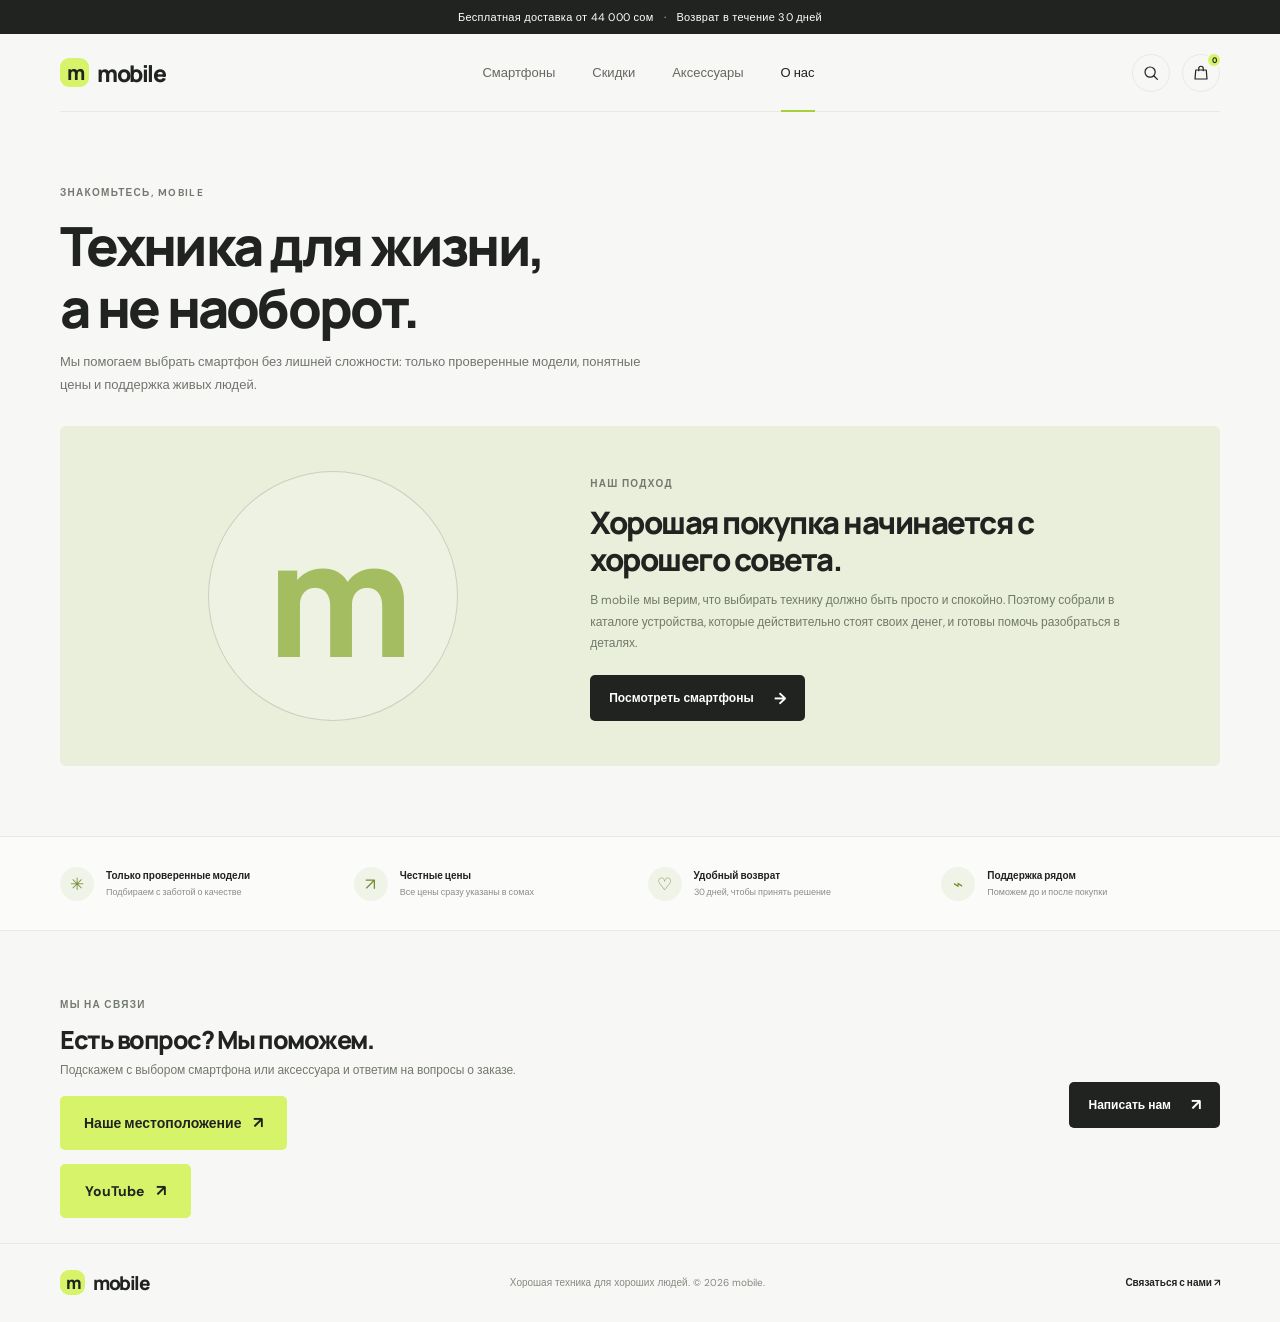
<file: about.html>
<!DOCTYPE html>
<html lang="ru">
<head>
    <meta charset="UTF-8">
    <meta name="viewport" content="width=device-width, initial-scale=1.0">
    <meta name="theme-color" content="#f7f8fa">
    <meta name="description" content="Узнайте больше о магазине mobile: честные цены, помощь с выбором и удобный сервис.">
    <title>О нас — mobile</title>
    <link rel="preconnect" href="https://fonts.googleapis.com">
    <link rel="preconnect" href="https://fonts.gstatic.com" crossorigin>
    <link href="https://fonts.googleapis.com/css2?family=DM+Sans:wght@400;500;600;700&family=Manrope:wght@500;600;700;800&display=swap" rel="stylesheet">
    <link rel="stylesheet" href="style.css">
</head>
<body>
    <header class="site-header">
        <div class="topbar"><p>Бесплатная доставка от 44 000 сом <span>·</span> Возврат в течение 30 дней</p></div>
        <div class="nav-wrap container">
            <a class="brand" href="index.html" aria-label="mobile — главная"><span class="brand-mark">m</span> mobile</a>
            <nav class="main-nav" aria-label="Главная навигация">
                <a href="smartphones.html">Смартфоны</a>
                <a href="deals.html">Скидки</a>
                <a href="accessories.html">Аксессуары</a>
                <a class="active" href="about.html">О нас</a>
            </nav>
            <div class="nav-actions">
                <button class="icon-button search-button" aria-label="Поиск"><svg viewBox="0 0 24 24" aria-hidden="true"><circle cx="10.8" cy="10.8" r="6.8"></circle><path d="m16 16 4.5 4.5"></path></svg></button>
                <button class="icon-button bag-button" aria-label="Корзина, товаров: 0"><svg viewBox="0 0 24 24" aria-hidden="true"><path d="M5 8h14l1 12H4L5 8Z"></path><path d="M9 9V6a3 3 0 0 1 6 0v3"></path></svg><span class="bag-count">0</span></button>
                <button class="menu-button" aria-label="Открыть меню" aria-expanded="false"><span></span><span></span></button>
            </div>
        </div>
    </header>
    <main>
        <section class="page-intro container">
            <span class="eyebrow">ЗНАКОМЬТЕСЬ, MOBILE</span>
            <h1>Техника для жизни,<br>а не наоборот.</h1>
            <p>Мы помогаем выбрать смартфон без лишней сложности: только проверенные модели, понятные цены и поддержка живых людей.</p>
        </section>
        <section class="about-panel container">
            <div class="about-mark" aria-hidden="true">m</div>
            <div class="about-copy">
                <span class="eyebrow">НАШ ПОДХОД</span>
                <h2>Хорошая покупка начинается с хорошего совета.</h2>
                <p>В mobile мы верим, что выбирать технику должно быть просто и спокойно. Поэтому собрали в каталоге устройства, которые действительно стоят своих денег, и готовы помочь разобраться в деталях.</p>
                <a class="button button-dark" href="smartphones.html">Посмотреть смартфоны <span aria-hidden="true">→</span></a>
            </div>
        </section>
        <section class="trust-strip about-benefits" aria-label="Наши принципы">
            <div class="container trust-items">
                <div><span class="trust-icon">✳</span><p><strong>Только проверенные модели</strong><small>Подбираем с заботой о качестве</small></p></div>
                <div><span class="trust-icon">↗</span><p><strong>Честные цены</strong><small>Все цены сразу указаны в сомах</small></p></div>
                <div><span class="trust-icon">♡</span><p><strong>Удобный возврат</strong><small>30 дней, чтобы принять решение</small></p></div>
                <div><span class="trust-icon">⌁</span><p><strong>Поддержка рядом</strong><small>Поможем до и после покупки</small></p></div>
            </div>
        </section>
        <section class="about-contact container">
            <div><span class="eyebrow">МЫ НА СВЯЗИ</span><h2>Есть вопрос? Мы поможем.</h2><p>Подскажем с выбором смартфона или аксессуара и ответим на вопросы о заказе.</p><a class="button button-dark location-link" href="https://maps.app.goo.gl/aehx6Tz84Y4CwXYD9" target="_blank" rel="noopener noreferrer">Наше местоположение <span aria-hidden="true">↗</span></a><a class="button social-link" href="http://www.youtube.com/@TomsJazzLounge" target="_blank" rel="noopener noreferrer">YouTube <span aria-hidden="true">↗</span></a></div>
            <a class="button button-dark" href="mailto:hello@mobile.example">Написать нам <span aria-hidden="true">↗</span></a>
        </section>
    </main>
    <footer><div class="container footer-inner"><a class="brand" href="index.html"><span class="brand-mark">m</span> mobile</a><p>Хорошая техника для хороших людей. © 2026 mobile.</p><a href="mailto:hello@mobile.example">Связаться с нами ↗</a></div></footer>
    <script src="script.js" defer></script>
</body>
</html>
</file>
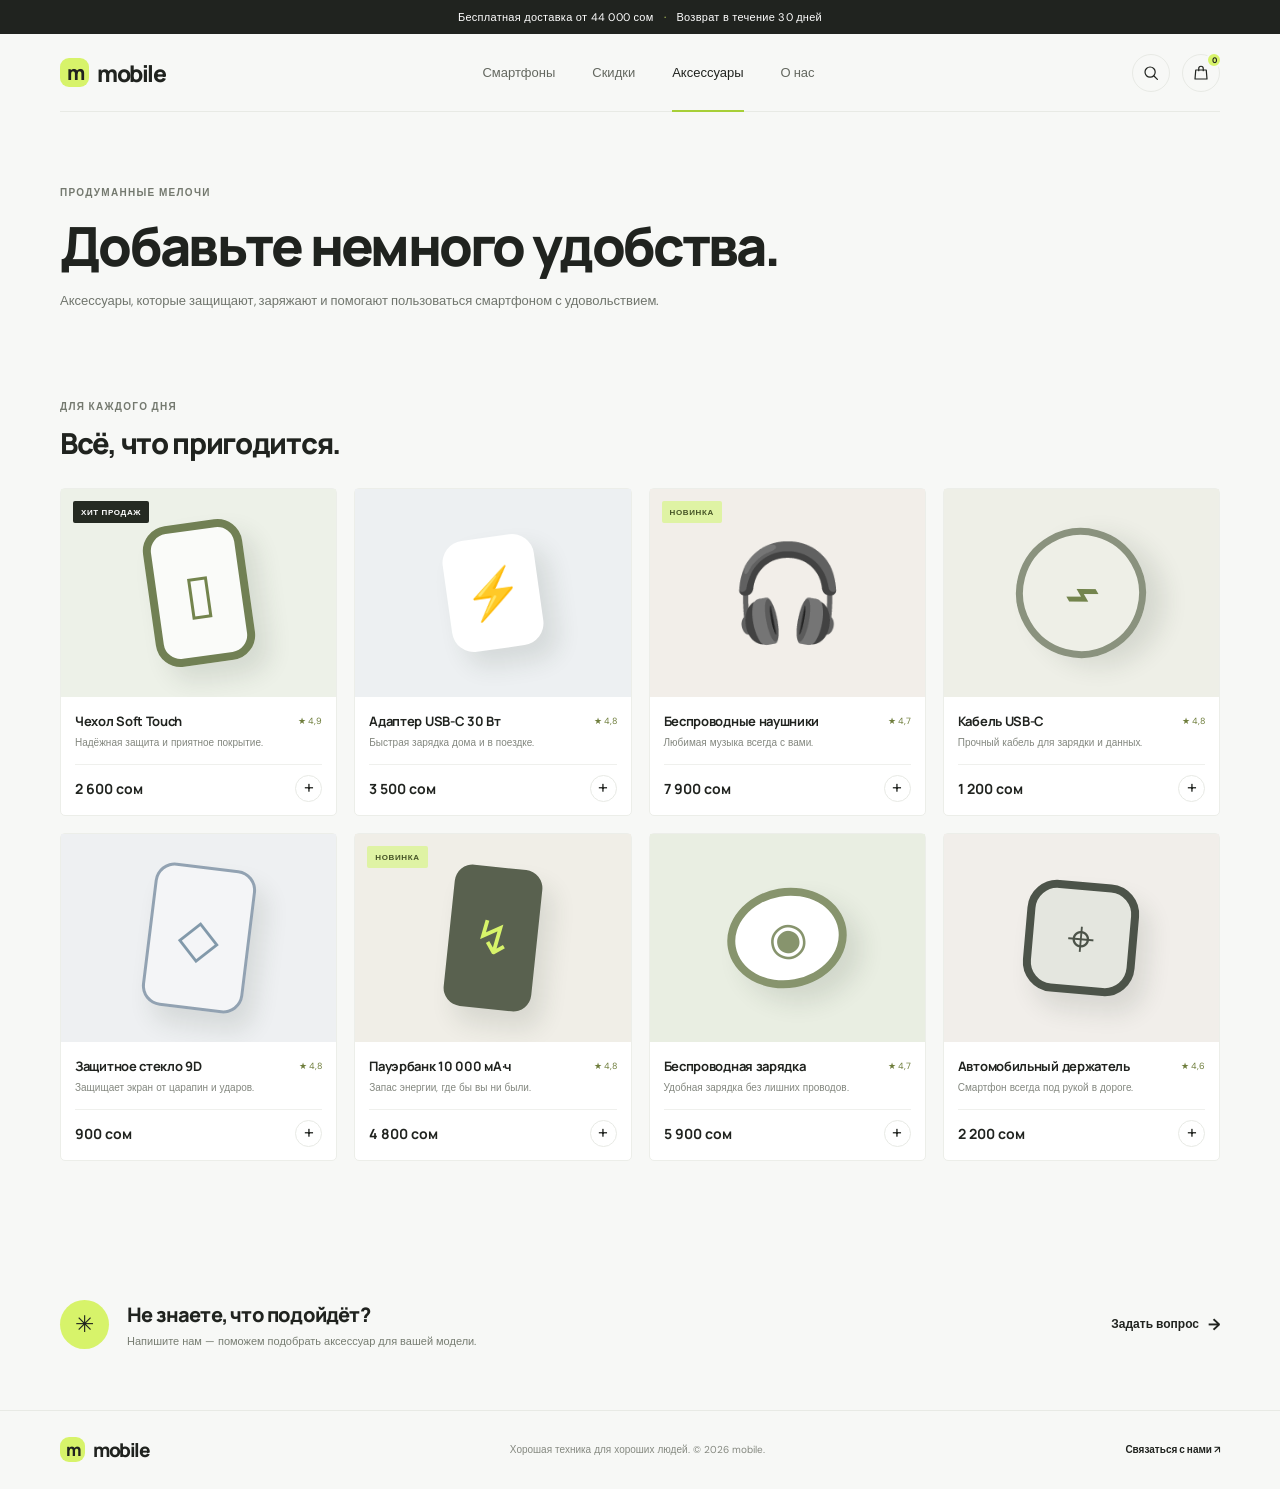
<file: accessories.html>
<!DOCTYPE html>
<html lang="ru">
<head>
    <meta charset="UTF-8">
    <meta name="viewport" content="width=device-width, initial-scale=1.0">
    <meta name="theme-color" content="#f7f8fa">
    <meta name="description" content="Чехлы, зарядные устройства и аксессуары для смартфонов в mobile.">
    <title>Аксессуары — mobile</title>
    <link rel="preconnect" href="https://fonts.googleapis.com">
    <link rel="preconnect" href="https://fonts.gstatic.com" crossorigin>
    <link href="https://fonts.googleapis.com/css2?family=DM+Sans:wght@400;500;600;700&family=Manrope:wght@500;600;700;800&display=swap" rel="stylesheet">
    <link rel="stylesheet" href="style.css">
</head>
<body>
    <header class="site-header">
        <div class="topbar"><p>Бесплатная доставка от 44 000 сом <span>·</span> Возврат в течение 30 дней</p></div>
        <div class="nav-wrap container">
            <a class="brand" href="index.html" aria-label="mobile — главная"><span class="brand-mark">m</span> mobile</a>
            <nav class="main-nav" aria-label="Главная навигация">
                <a href="smartphones.html">Смартфоны</a>
                <a href="deals.html">Скидки</a>
                <a class="active" href="accessories.html">Аксессуары</a>
                <a href="about.html">О нас</a>
            </nav>
            <div class="nav-actions">
                <button class="icon-button search-button" aria-label="Поиск"><svg viewBox="0 0 24 24" aria-hidden="true"><circle cx="10.8" cy="10.8" r="6.8"></circle><path d="m16 16 4.5 4.5"></path></svg></button>
                <button class="icon-button bag-button" aria-label="Корзина, товаров: 0"><svg viewBox="0 0 24 24" aria-hidden="true"><path d="M5 8h14l1 12H4L5 8Z"></path><path d="M9 9V6a3 3 0 0 1 6 0v3"></path></svg><span class="bag-count">0</span></button>
                <button class="menu-button" aria-label="Открыть меню" aria-expanded="false"><span></span><span></span></button>
            </div>
        </div>
    </header>
    <main>
        <section class="page-intro container">
            <span class="eyebrow">ПРОДУМАННЫЕ МЕЛОЧИ</span>
            <h1>Добавьте немного удобства.</h1>
            <p>Аксессуары, которые защищают, заряжают и помогают пользоваться смартфоном с удовольствием.</p>
        </section>
        <section class="products-section container">
            <div class="section-heading"><div><span class="eyebrow">ДЛЯ КАЖДОГО ДНЯ</span><h2>Всё, что пригодится.</h2></div></div>
            <div class="product-grid">
                <article class="product-card">
                    <div class="product-image accessory-image accessory-case"><span class="accessory-visual" aria-hidden="true">▯</span><span class="product-badge">ХИТ ПРОДАЖ</span></div>
                    <div class="product-info"><div class="product-title"><h3>Чехол Soft Touch</h3><span class="rating">★ 4,9</span></div><p>Надёжная защита и приятное покрытие.</p><div class="product-bottom"><strong>2 600 сом</strong><button class="add-to-cart" type="button" data-product-id="case-soft-touch" data-product-name="Чехол Soft Touch" data-price="2600" aria-label="Добавить чехол Soft Touch в корзину">↗</button></div></div>
                </article>
                <article class="product-card">
                    <div class="product-image accessory-image accessory-charger"><span class="accessory-visual" aria-hidden="true">⚡</span></div>
                    <div class="product-info"><div class="product-title"><h3>Адаптер USB-C 30 Вт</h3><span class="rating">★ 4,8</span></div><p>Быстрая зарядка дома и в поездке.</p><div class="product-bottom"><strong>3 500 сом</strong><button class="add-to-cart" type="button" data-product-id="usb-c-adapter-30w" data-product-name="Адаптер USB-C 30 Вт" data-price="3500" aria-label="Добавить адаптер в корзину">↗</button></div></div>
                </article>
                <article class="product-card">
                    <div class="product-image accessory-image accessory-audio"><span class="accessory-visual" aria-hidden="true">🎧</span><span class="product-badge badge-new">НОВИНКА</span></div>
                    <div class="product-info"><div class="product-title"><h3>Беспроводные наушники</h3><span class="rating">★ 4,7</span></div><p>Любимая музыка всегда с вами.</p><div class="product-bottom"><strong>7 900 сом</strong><button class="add-to-cart" type="button" data-product-id="wireless-earbuds" data-product-name="Беспроводные наушники" data-price="7900" aria-label="Добавить наушники в корзину">↗</button></div></div>
                </article>
                <article class="product-card">
                    <div class="product-image accessory-image accessory-cable"><span class="accessory-visual" aria-hidden="true">⌁</span></div>
                    <div class="product-info"><div class="product-title"><h3>Кабель USB-C</h3><span class="rating">★ 4,8</span></div><p>Прочный кабель для зарядки и данных.</p><div class="product-bottom"><strong>1 200 сом</strong><button class="add-to-cart" type="button" data-product-id="usb-c-cable" data-product-name="Кабель USB-C" data-price="1200" aria-label="Добавить кабель в корзину">↗</button></div></div>
                </article>
                <article class="product-card">
                    <div class="product-image accessory-image accessory-glass"><span class="accessory-visual" aria-hidden="true">◇</span></div>
                    <div class="product-info"><div class="product-title"><h3>Защитное стекло 9D</h3><span class="rating">★ 4,8</span></div><p>Защищает экран от царапин и ударов.</p><div class="product-bottom"><strong>900 сом</strong><button class="add-to-cart" type="button" data-product-id="screen-glass-9d" data-product-name="Защитное стекло 9D" data-price="900" aria-label="Добавить защитное стекло в корзину">↗</button></div></div>
                </article>
                <article class="product-card">
                    <div class="product-image accessory-image accessory-powerbank"><span class="accessory-visual" aria-hidden="true">↯</span><span class="product-badge badge-new">НОВИНКА</span></div>
                    <div class="product-info"><div class="product-title"><h3>Пауэрбанк 10 000 мА·ч</h3><span class="rating">★ 4,8</span></div><p>Запас энергии, где бы вы ни были.</p><div class="product-bottom"><strong>4 800 сом</strong><button class="add-to-cart" type="button" data-product-id="powerbank-10000" data-product-name="Пауэрбанк 10 000 мА·ч" data-price="4800" aria-label="Добавить пауэрбанк в корзину">↗</button></div></div>
                </article>
                <article class="product-card">
                    <div class="product-image accessory-image accessory-stand"><span class="accessory-visual" aria-hidden="true">◉</span></div>
                    <div class="product-info"><div class="product-title"><h3>Беспроводная зарядка</h3><span class="rating">★ 4,7</span></div><p>Удобная зарядка без лишних проводов.</p><div class="product-bottom"><strong>5 900 сом</strong><button class="add-to-cart" type="button" data-product-id="wireless-charger" data-product-name="Беспроводная зарядка" data-price="5900" aria-label="Добавить беспроводную зарядку в корзину">↗</button></div></div>
                </article>
                <article class="product-card">
                    <div class="product-image accessory-image accessory-holder"><span class="accessory-visual" aria-hidden="true">⌖</span></div>
                    <div class="product-info"><div class="product-title"><h3>Автомобильный держатель</h3><span class="rating">★ 4,6</span></div><p>Смартфон всегда под рукой в дороге.</p><div class="product-bottom"><strong>2 200 сом</strong><button class="add-to-cart" type="button" data-product-id="car-holder" data-product-name="Автомобильный держатель" data-price="2200" aria-label="Добавить держатель в корзину">↗</button></div></div>
                </article>
            </div>
        </section>
        <section class="bottom-note container">
            <span class="bottom-icon">✳</span>
            <div><h2>Не знаете, что подойдёт?</h2><p>Напишите нам — поможем подобрать аксессуар для вашей модели.</p></div>
            <a class="text-link" href="mailto:hello@mobile.example">Задать вопрос <span aria-hidden="true">→</span></a>
        </section>
    </main>
    <footer><div class="container footer-inner"><a class="brand" href="index.html"><span class="brand-mark">m</span> mobile</a><p>Хорошая техника для хороших людей. © 2026 mobile.</p><a href="mailto:hello@mobile.example">Связаться с нами ↗</a></div></footer>
    <script src="script.js" defer></script>
</body>
</html>
</file>
<file: style.css>
* {
    box-sizing: border-box;
}

.cart-overlay[hidden],
.search-overlay[hidden],
.cart-toast[hidden] {
    display: none;
}

.search-overlay {
    position: fixed;
    z-index: 22;
    inset: 0;
    display: flex;
    justify-content: center;
    overflow-y: auto;
    padding: 6vh 18px;
    background: rgba(25, 29, 24, .48);
}

.search-panel {
    width: min(660px, 100%);
    max-height: 88vh;
    overflow-y: auto;
    padding: 24px;
    border-radius: 6px;
    background: #fff;
    box-shadow: 0 18px 48px rgba(27, 35, 25, .2);
}

.search-header {
    display: flex;
    align-items: center;
    justify-content: space-between;
    margin-bottom: 20px;
}

.search-header h2 {
    margin: 0;
    font-family: var(--display);
    font-size: 23px;
}

.search-label {
    display: block;
    margin-bottom: 7px;
    color: var(--muted);
    font-size: 11px;
}

.search-input {
    width: 100%;
    min-height: 46px;
    padding: 0 13px;
    border: 1px solid var(--line);
    border-radius: 4px;
    color: var(--ink);
    font: inherit;
}

.search-input:focus {
    border-color: var(--ink);
    outline: 2px solid rgba(32, 35, 31, .12);
}

.search-status {
    margin: 15px 0 8px;
    color: var(--muted);
    font-size: 11px;
}

.search-warning {
    display: block;
    margin-bottom: 9px;
    color: #9b4c20;
    font-size: 11px;
}

.search-result {
    display: flex;
    align-items: center;
    justify-content: space-between;
    gap: 16px;
    padding: 13px 0;
    border-top: 1px solid var(--line);
}

.search-result > span {
    display: grid;
    gap: 4px;
}

.search-result strong {
    font-size: 12px;
}

.search-result small {
    color: var(--muted);
    font-size: 10px;
}

.search-result-price {
    white-space: nowrap;
}

.search-result:hover > span > strong {
    text-decoration: underline;
}

.cart-overlay {
    position: fixed;
    z-index: 20;
    inset: 0;
    display: flex;
    justify-content: flex-end;
    background: rgba(25, 29, 24, .38);
}

.cart-panel {
    display: flex;
    width: min(440px, 100%);
    height: 100%;
    flex-direction: column;
    padding: 25px;
    background: #fff;
    box-shadow: -12px 0 40px rgba(27, 35, 25, .14);
}

.cart-header {
    display: flex;
    align-items: flex-start;
    justify-content: space-between;
    padding-bottom: 20px;
    border-bottom: 1px solid var(--line);
}

.cart-header h2 {
    margin: 0;
    font-family: var(--display);
    font-size: 23px;
    letter-spacing: -.8px;
}

.cart-header p {
    margin: 5px 0 0;
    color: var(--muted);
    font-size: 11px;
}

.cart-close,
.cart-remove,
.cart-quantity-button {
    display: grid;
    place-items: center;
    border: 1px solid var(--line);
    background: #fff;
    cursor: pointer;
}

.cart-close {
    width: 34px;
    height: 34px;
    border-radius: 50%;
    font-size: 21px;
}

.cart-items {
    flex: 1;
    overflow-y: auto;
}

.cart-empty {
    display: grid;
    min-height: 180px;
    place-content: center;
    gap: 8px;
    color: var(--muted);
    text-align: center;
}

.cart-empty strong {
    color: var(--ink);
    font-family: var(--display);
    font-size: 16px;
}

.cart-item {
    display: grid;
    grid-template-columns: minmax(0, 1fr) auto;
    gap: 12px;
    padding: 17px 0;
    border-bottom: 1px solid var(--line);
}

.cart-item h3 {
    margin: 0 0 6px;
    font-family: var(--display);
    font-size: 13px;
}

.cart-item-price {
    color: #777d72;
    font-size: 11px;
}

.cart-item-controls {
    display: flex;
    align-items: center;
    gap: 7px;
    margin-top: 11px;
}

.cart-quantity-button {
    width: 26px;
    height: 26px;
    border-radius: 50%;
}

.cart-quantity {
    min-width: 20px;
    text-align: center;
    font-size: 12px;
}

.cart-remove {
    width: 29px;
    height: 29px;
    align-self: center;
    border: 0;
    color: #8a8e87;
    font-size: 16px;
}

.cart-footer {
    padding-top: 18px;
    border-top: 1px solid var(--line);
}

.cart-total-row {
    display: flex;
    align-items: center;
    justify-content: space-between;
    margin-bottom: 8px;
    font-size: 13px;
}

.cart-total {
    font-family: var(--display);
    font-size: 19px;
    font-weight: 800;
}

.cart-note {
    margin: 0 0 15px;
    color: var(--muted);
    font-size: 10px;
}

.cart-clear,
.cart-continue {
    width: 100%;
    min-height: 42px;
    border-radius: 4px;
    font-size: 11px;
    font-weight: 700;
    cursor: pointer;
}

.cart-clear {
    border: 0;
    background: var(--ink);
    color: #fff;
}

.cart-continue {
    margin-top: 8px;
    border: 1px solid var(--line);
    background: #fff;
}

.cart-toast {
    position: fixed;
    z-index: 30;
    right: 24px;
    bottom: 24px;
    padding: 13px 18px;
    border-radius: 5px;
    background: var(--ink);
    box-shadow: 0 8px 25px rgba(20, 25, 19, .2);
    color: #fff;
    font-size: 12px;
}

body.cart-open {
    overflow: hidden;
}

body.search-open {
    overflow: hidden;
}

@media (max-width: 600px) {
    .cart-panel {
        padding: 20px 18px;
    }

    .search-overlay {
        padding: 18px;
    }

    .search-panel {
        max-height: 100%;
        padding: 20px 18px;
    }

    .cart-toast {
        right: 18px;
        bottom: 18px;
        left: 18px;
        text-align: center;
    }
}

:root {
    --ink: #20231f;
    --muted: #777b75;
    --paper: #f7f8f6;
    --lime: #d7f36a;
    --line: #e8eae5;
    --display: "Manrope", sans-serif;
}

html {
    scroll-behavior: smooth;
}

body {
    margin: 0;
    background: var(--paper);
    color: var(--ink);
    font-family: "DM Sans", sans-serif;
    -webkit-font-smoothing: antialiased;
}

a {
    color: inherit;
    text-decoration: none;
}

button {
    color: inherit;
    font: inherit;
}

.container {
    width: min(1160px, calc(100% - 64px));
    margin: 0 auto;
}

.topbar {
    display: flex;
    min-height: 34px;
    align-items: center;
    justify-content: center;
    background: var(--ink);
    color: #fff;
    font-size: 11px;
    letter-spacing: .025em;
}

.topbar p {
    margin: 0;
}

.topbar span {
    padding: 0 7px;
    color: var(--lime);
}

.site-header {
    position: relative;
    z-index: 3;
    background: var(--paper);
}

.nav-wrap {
    display: flex;
    height: 78px;
    align-items: center;
    justify-content: space-between;
    border-bottom: 1px solid var(--line);
}

.brand {
    display: inline-flex;
    align-items: center;
    gap: 8px;
    font-family: var(--display);
    font-size: 23px;
    font-weight: 800;
    letter-spacing: -1.5px;
}

.brand-mark {
    display: grid;
    width: 29px;
    height: 29px;
    place-items: center;
    border-radius: 9px;
    background: var(--lime);
    font-size: 20px;
    letter-spacing: -2px;
}

.brand-period {
    margin-left: -8px;
    color: #9dc531;
}

.main-nav {
    display: flex;
    height: 100%;
    align-items: center;
    gap: 37px;
    color: #646860;
    font-size: 13px;
}

.main-nav a {
    position: relative;
    display: flex;
    height: 100%;
    align-items: center;
    transition: color .2s ease;
}

.main-nav a:hover,
.main-nav a.active {
    color: var(--ink);
}

.main-nav a.active::after {
    position: absolute;
    right: 0;
    bottom: -1px;
    left: 0;
    height: 2px;
    background: #a7cf37;
    content: "";
}

.nav-actions {
    display: flex;
    align-items: center;
    gap: 12px;
}

.icon-button,
.menu-button {
    position: relative;
    display: grid;
    width: 38px;
    height: 38px;
    place-items: center;
    border: 1px solid var(--line);
    border-radius: 50%;
    background: transparent;
    cursor: pointer;
}

.icon-button svg {
    width: 18px;
    fill: none;
    stroke: currentColor;
    stroke-linecap: round;
    stroke-linejoin: round;
    stroke-width: 1.6;
}

.bag-count {
    position: absolute;
    top: -3px;
    right: -3px;
    display: grid;
    width: 16px;
    height: 16px;
    place-items: center;
    border: 2px solid var(--paper);
    border-radius: 50%;
    background: var(--lime);
    font-size: 8px;
    font-weight: 700;
}

.menu-button {
    display: none;
    align-content: center;
    gap: 4px;
    padding: 10px;
}

.menu-button span {
    width: 15px;
    height: 1px;
    background: var(--ink);
}

.hero {
    display: grid;
    min-height: 482px;
    grid-template-columns: 1fr 1.02fr;
    align-items: center;
    gap: 46px;
    padding-top: 26px;
    padding-bottom: 38px;
}

.hero-copy {
    padding: 18px 0 12px 17px;
}

.eyebrow {
    display: inline-flex;
    align-items: center;
    gap: 8px;
    color: #74796f;
    font-size: 10px;
    font-weight: 700;
    letter-spacing: .13em;
}

.eyebrow-dot {
    width: 7px;
    height: 7px;
    border-radius: 50%;
    background: #a7cf37;
    box-shadow: 0 0 0 4px #ebf3d9;
}

h1,
h2,
h3,
p {
    margin-top: 0;
}

.hero h1 {
    margin: 22px 0 15px;
    font-family: var(--display);
    font-size: clamp(42px, 5vw, 61px);
    font-weight: 800;
    letter-spacing: -3.8px;
    line-height: 1.12;
}

.hero h1 span {
    color: #979d90;
}

.hero-copy > p {
    max-width: 410px;
    margin-bottom: 25px;
    color: #70756d;
    font-size: 14px;
    line-height: 1.8;
}

.hero-actions {
    display: flex;
    align-items: center;
    gap: 24px;
}

.button {
    display: inline-flex;
    min-height: 46px;
    align-items: center;
    justify-content: center;
    gap: 20px;
    padding: 0 19px;
    border-radius: 5px;
    font-size: 12px;
    font-weight: 700;
    transition: transform .2s ease, background .2s ease;
}

.button:hover {
    transform: translateY(-2px);
}

.button-dark {
    background: var(--ink);
    color: #fff;
}

.button-dark:hover {
    background: #383d35;
}

.button span,
.text-link span {
    font-size: 16px;
}

.text-link {
    display: inline-flex;
    align-items: center;
    gap: 9px;
    font-size: 12px;
    font-weight: 700;
}

.text-link:hover span {
    transform: translateX(3px);
}

.text-link span {
    transition: transform .2s ease;
}

.hero-note {
    display: flex;
    align-items: center;
    gap: 11px;
    margin-top: 40px;
}

.avatar-stack {
    display: flex;
    padding-left: 2px;
}

.avatar-stack span,
.avatar-stack b {
    display: grid;
    width: 25px;
    height: 25px;
    place-items: center;
    margin-left: -3px;
    border: 2px solid var(--paper);
    border-radius: 50%;
    background: #e9b99c;
    color: #634a3c;
    font-size: 9px;
}

.avatar-stack span:nth-child(2) {
    background: #d6d4bb;
    color: #565846;
}

.avatar-stack span:nth-child(3) {
    background: #b6c4ac;
    color: #394636;
}

.avatar-stack b {
    background: var(--lime);
    color: #455022;
    font-size: 12px;
}

.hero-note p {
    margin: 0;
    color: #777b75;
    font-size: 10px;
}

.hero-note strong {
    margin-right: 3px;
    color: var(--ink);
}

.hero-art {
    position: relative;
    display: flex;
    height: 390px;
    align-items: center;
    justify-content: center;
    overflow: hidden;
    border-radius: 6px;
    background: #e9ede4;
}

.hero-art::before {
    position: absolute;
    top: 17%;
    left: 19%;
    width: 62%;
    height: 66%;
    border: 1px solid rgba(47, 57, 34, .1);
    border-radius: 50%;
    content: "";
    transform: rotate(-24deg);
}

.hero-glow {
    position: absolute;
    width: 265px;
    height: 265px;
    border-radius: 50%;
    background: #d8e6bf;
    filter: blur(1px);
}

.hero-art img {
    position: relative;
    z-index: 1;
    width: 47%;
    height: 81%;
    border: 7px solid #252b2a;
    border-radius: 30px;
    background: #d8e4d3;
    box-shadow: 15px 20px 35px rgba(34, 43, 35, .22);
    object-fit: cover;
    object-position: center;
    transform: rotate(9deg);
}

.hero-label,
.hero-price {
    position: absolute;
    z-index: 2;
    display: flex;
    flex-direction: column;
    gap: 5px;
    padding: 13px 15px;
    border: 1px solid rgba(255,255,255,.75);
    border-radius: 5px;
    background: rgba(255,255,255,.78);
    box-shadow: 0 8px 25px rgba(45, 54, 41, .06);
    backdrop-filter: blur(10px);
}

.hero-label {
    top: 45px;
    left: 28px;
}

.hero-label span,
.hero-price span,
.hero-price small {
    color: #787d73;
    font-size: 9px;
}

.hero-label span {
    font-weight: 700;
    letter-spacing: .1em;
}

.hero-label strong {
    font-family: var(--display);
    font-size: 14px;
}

.hero-price {
    right: 26px;
    bottom: 29px;
}

.hero-price strong {
    font-family: var(--display);
    font-size: 22px;
}

.sparkle {
    position: absolute;
    z-index: 2;
    color: #a7c74d;
}

.sparkle-one {
    top: 67px;
    right: 67px;
    font-size: 25px;
}

.sparkle-two {
    bottom: 75px;
    left: 58px;
    font-size: 17px;
}

.trust-strip {
    border-top: 1px solid var(--line);
    border-bottom: 1px solid var(--line);
    background: #fbfcfa;
}

.trust-items {
    display: grid;
    min-height: 93px;
    grid-template-columns: repeat(4, 1fr);
    align-items: center;
    gap: 15px;
}

.trust-items > div {
    display: flex;
    align-items: center;
    gap: 12px;
}

.trust-icon {
    display: grid;
    width: 34px;
    height: 34px;
    flex: 0 0 34px;
    place-items: center;
    border-radius: 50%;
    background: #eff3e8;
    color: #778e36;
    font-size: 17px;
}

.trust-items p {
    display: flex;
    flex-direction: column;
    gap: 4px;
    margin: 0;
}

.trust-items strong {
    font-size: 10px;
    font-weight: 700;
}

.trust-items small {
    color: #898d86;
    font-size: 9px;
}

.products-section {
    padding-top: 77px;
    padding-bottom: 78px;
}

.section-heading {
    display: flex;
    align-items: end;
    justify-content: space-between;
    margin-bottom: 25px;
}

.section-heading h2,
.bottom-note h2 {
    margin: 8px 0 0;
    font-family: var(--display);
    font-size: 29px;
    font-weight: 800;
    letter-spacing: -1.3px;
}

.section-heading > .text-link {
    margin-bottom: 5px;
}

.category-tabs {
    display: flex;
    gap: 8px;
    margin-bottom: 21px;
    overflow-x: auto;
    scrollbar-width: none;
}

.category-tabs::-webkit-scrollbar {
    display: none;
}

.category-tabs a {
    flex: 0 0 auto;
    padding: 9px 14px;
    border: 1px solid var(--line);
    border-radius: 3px;
    color: #6f746b;
    font-size: 10px;
    transition: all .2s ease;
}

.category-tabs a:hover,
.category-tabs a.selected {
    border-color: var(--ink);
    background: var(--ink);
    color: #fff;
}

.product-grid {
    display: grid;
    grid-template-columns: repeat(4, minmax(0, 1fr));
    gap: 17px;
}

.product-card {
    min-width: 0;
    border: 1px solid #eceee9;
    border-radius: 5px;
    background: #fff;
    transition: transform .2s ease, box-shadow .2s ease;
}

.product-card:hover {
    transform: translateY(-4px);
    box-shadow: 0 12px 28px rgba(38, 45, 32, .08);
}

.product-image {
    position: relative;
    display: flex;
    height: 208px;
    align-items: center;
    justify-content: center;
    overflow: hidden;
    background: #f1f2ee;
}

.image-samsung {
    background: #edf0f2;
}

.image-pixel {
    background: #eeefe7;
}

.image-iphone-air {
    background: #f2eee9;
}

.product-image img {
    width: 100%;
    height: 100%;
    object-fit: cover;
    transition: transform .35s ease;
}

.product-card:hover .product-image img {
    transform: scale(1.04);
}

.product-badge {
    position: absolute;
    z-index: 1;
    top: 12px;
    left: 12px;
    padding: 6px 8px;
    border-radius: 2px;
    background: #252a22;
    color: #fff;
    font-size: 8px;
    font-weight: 700;
    letter-spacing: .08em;
}

.product-badge.badge-new {
    background: #dff3a4;
    color: #465426;
}

.product-badge.badge-sale {
    background: #f2d6c5;
    color: #70452d;
}

.product-info {
    padding: 15px 14px 13px;
}

.product-title,
.product-bottom {
    display: flex;
    align-items: center;
    justify-content: space-between;
    gap: 5px;
}

.product-title h3 {
    overflow: hidden;
    margin: 0;
    font-family: var(--display);
    font-size: 13px;
    font-weight: 700;
    letter-spacing: -.3px;
    text-overflow: ellipsis;
    white-space: nowrap;
}

.rating {
    flex: 0 0 auto;
    color: #6e7d3b;
    font-size: 9px;
}

.product-info > p {
    min-height: 15px;
    margin: 6px 0 13px;
    color: #83877f;
    font-size: 10px;
}

.product-bottom {
    padding-top: 10px;
    border-top: 1px solid #eff0ed;
}

.product-bottom strong {
    font-family: var(--display);
    font-size: 14px;
}

.product-bottom del {
    margin-left: 4px;
    color: #a5a89f;
    font-family: "DM Sans", sans-serif;
    font-size: 10px;
    font-weight: 400;
}

.product-bottom a,
.product-bottom .add-to-cart {
    display: grid;
    width: 27px;
    height: 27px;
    place-items: center;
    border: 1px solid var(--line);
    border-radius: 50%;
    background: transparent;
    font-size: 13px;
    cursor: pointer;
    transition: background .2s ease;
}

.product-bottom a:hover,
.product-bottom .add-to-cart:hover {
    background: var(--lime);
}

.product-bottom .add-to-cart {
    font-size: 0;
}

.product-bottom .add-to-cart::before {
    content: "+";
    font-size: 18px;
    line-height: 1;
}

.deal-banner {
    position: relative;
    display: flex;
    min-height: 280px;
    align-items: center;
    justify-content: space-between;
    overflow: hidden;
    padding: 38px 62px;
    border-radius: 6px;
    background: #e9efdb;
}

.deal-copy {
    position: relative;
    z-index: 1;
}

.deal-copy h2 {
    margin: 12px 0 9px;
    font-family: var(--display);
    font-size: 34px;
    font-weight: 800;
    letter-spacing: -1.8px;
    line-height: 1.16;
}

.deal-copy p {
    max-width: 330px;
    margin-bottom: 17px;
    color: #71796a;
    font-size: 11px;
    line-height: 1.7;
}

.button-light {
    min-height: 39px;
    background: #fff;
    font-size: 10px;
}

.deal-art {
    position: absolute;
    top: 0;
    right: 4%;
    width: 44%;
    height: 100%;
}

.trade-circle {
    position: absolute;
    top: 49px;
    right: 13%;
    display: flex;
    width: 130px;
    height: 130px;
    flex-direction: column;
    align-items: center;
    justify-content: center;
    border: 1px dashed rgba(57, 72, 39, .35);
    border-radius: 50%;
    color: #63734b;
    font-size: 10px;
    font-weight: 700;
    letter-spacing: .15em;
    line-height: 1.7;
    transform: rotate(12deg);
}

.trade-circle span {
    font-size: 20px;
    line-height: 1;
}

.deal-phone {
    position: absolute;
    top: 39px;
    right: 37%;
    width: 93px;
    height: 190px;
    border: 6px solid #343a31;
    border-radius: 21px;
    background: linear-gradient(145deg, #c4cfaa 0%, #e8edda 48%, #9dac7e 49%, #d2dbbf 100%);
    box-shadow: 14px 15px 26px rgba(43, 53, 35, .2);
    transform: rotate(-14deg);
}

.deal-phone::before {
    position: absolute;
    top: 6px;
    left: 50%;
    width: 24px;
    height: 5px;
    border-radius: 4px;
    background: #343a31;
    content: "";
    transform: translateX(-50%);
}

.deal-star {
    position: absolute;
    top: 49px;
    left: 5%;
    color: #a2bb5b;
    font-size: 24px;
}

.bottom-note {
    display: flex;
    min-height: 171px;
    align-items: center;
    gap: 18px;
    padding-top: 22px;
    padding-bottom: 22px;
}

.bottom-icon {
    display: grid;
    width: 49px;
    height: 49px;
    flex: 0 0 49px;
    place-items: center;
    border-radius: 50%;
    background: var(--lime);
    font-size: 23px;
}

.bottom-note h2 {
    margin: 0 0 6px;
    font-size: 20px;
    letter-spacing: -.8px;
}

.bottom-note p {
    margin: 0;
    color: #777d72;
    font-size: 11px;
}

.bottom-note > .text-link {
    margin-left: auto;
}

footer {
    border-top: 1px solid var(--line);
}

.footer-inner {
    display: flex;
    min-height: 78px;
    align-items: center;
    justify-content: space-between;
}

.footer-inner .brand {
    font-size: 19px;
}

.footer-inner .brand-mark {
    width: 25px;
    height: 25px;
    font-size: 17px;
}

.footer-inner p,
.footer-inner > a:last-child {
    margin: 0;
    color: #858980;
    font-size: 10px;
}

.footer-inner > a:last-child {
    color: var(--ink);
    font-weight: 600;
}

@media (min-width: 1400px) {
    .hero {
        min-height: 520px;
    }

    .hero-art {
        height: 420px;
    }
}

@media (max-width: 900px) {
    .container {
        width: min(100% - 44px, 700px);
    }

    .main-nav {
        gap: 21px;
    }

    .hero {
        min-height: 400px;
        grid-template-columns: 1fr .95fr;
        gap: 20px;
    }

    .hero-copy {
        padding-left: 0;
    }

    .hero h1 {
        font-size: 46px;
    }

    .hero-art {
        height: 320px;
    }

    .hero-label {
        top: 24px;
        left: 17px;
    }

    .hero-price {
        right: 14px;
        bottom: 17px;
    }

    .product-grid {
        grid-template-columns: repeat(2, minmax(0, 1fr));
        gap: 14px;
    }

    .product-image {
        height: 235px;
    }

    .trust-items {
        grid-template-columns: repeat(2, 1fr);
        padding-top: 16px;
        padding-bottom: 16px;
        row-gap: 17px;
    }

    .deal-banner {
        padding-left: 40px;
    }

    .deal-art {
        right: -4%;
        width: 49%;
    }
}

@media (max-width: 600px) {
    .container {
        width: calc(100% - 36px);
    }

    .topbar {
        min-height: 30px;
        font-size: 9px;
    }

    .nav-wrap {
        height: 65px;
    }

    .brand {
        font-size: 21px;
    }

    .main-nav {
        display: none;
    }

    .nav-actions {
        gap: 8px;
    }

    .icon-button,
    .menu-button {
        width: 35px;
        height: 35px;
    }

    .menu-button {
        display: grid;
    }

    .main-nav.is-open {
        position: absolute;
        top: 100%;
        right: 18px;
        left: 18px;
        display: flex;
        height: auto;
        flex-direction: column;
        align-items: stretch;
        gap: 0;
        padding: 7px 14px;
        border: 1px solid var(--line);
        border-radius: 5px;
        background: #fff;
        box-shadow: 0 12px 28px rgba(38, 45, 32, .1);
    }

    .main-nav.is-open a {
        min-height: 43px;
        border-bottom: 1px solid var(--line);
        font-size: 13px;
    }

    .main-nav.is-open a:last-child {
        border-bottom: 0;
    }

    .main-nav.is-open a.active::after {
        right: auto;
        bottom: 10px;
        width: 3px;
        height: 22px;
        border-radius: 2px;
    }

    .hero {
        min-height: auto;
        grid-template-columns: 1fr;
        gap: 25px;
        padding-top: 38px;
        padding-bottom: 28px;
    }

    .hero-copy {
        padding: 0;
    }

    .hero h1 {
        margin-top: 17px;
        font-size: clamp(42px, 12vw, 56px);
        letter-spacing: -3px;
    }

    .hero-copy > p {
        max-width: 360px;
        margin-bottom: 19px;
        font-size: 13px;
    }

    .hero-note {
        margin-top: 25px;
    }

    .hero-art {
        height: 295px;
    }

    .hero-art img {
        width: 42%;
        height: 78%;
    }

    .hero-glow {
        width: 210px;
        height: 210px;
    }

    .sparkle-one {
        top: 41px;
        right: 42px;
    }

    .trust-items {
        gap: 17px 9px;
    }

    .trust-items > div {
        gap: 8px;
    }

    .trust-icon {
        width: 30px;
        height: 30px;
        flex-basis: 30px;
        font-size: 15px;
    }

    .trust-items strong {
        font-size: 9px;
    }

    .trust-items small {
        font-size: 8px;
    }

    .products-section {
        padding-top: 54px;
        padding-bottom: 54px;
    }

    .section-heading {
        align-items: start;
        gap: 12px;
    }

    .section-heading h2 {
        font-size: 24px;
    }

    .section-heading > .text-link {
        margin-top: 22px;
        white-space: nowrap;
        font-size: 10px;
    }

    .category-tabs {
        margin-right: -18px;
        padding-right: 18px;
    }

    .product-grid {
        gap: 10px;
    }

    .product-image {
        height: clamp(140px, 45vw, 205px);
    }

    .product-info {
        padding: 12px 10px 10px;
    }

    .product-title h3 {
        font-size: 11px;
    }

    .rating {
        font-size: 8px;
    }

    .product-info > p {
        overflow: hidden;
        font-size: 9px;
        text-overflow: ellipsis;
        white-space: nowrap;
    }

    .product-bottom strong {
        font-size: 12px;
    }

    .product-bottom a {
        width: 24px;
        height: 24px;
    }

    .product-bottom .add-to-cart {
        width: 24px;
        height: 24px;
    }

    .product-bottom .add-to-cart::before {
        font-size: 16px;
    }

    .product-badge {
        top: 8px;
        left: 7px;
        padding: 5px 6px;
        font-size: 7px;
    }

    .deal-banner {
        min-height: 370px;
        align-items: flex-start;
        padding: 30px 24px;
    }

    .deal-copy h2 {
        font-size: 30px;
    }

    .deal-copy p {
        max-width: 280px;
    }

    .deal-art {
        top: auto;
        right: 0;
        bottom: 0;
        width: 100%;
        height: 190px;
    }

    .deal-phone {
        top: 15px;
        right: 38%;
        width: 76px;
        height: 153px;
    }

    .trade-circle {
        top: 20px;
        right: 12%;
        width: 105px;
        height: 105px;
        font-size: 8px;
    }

    .deal-star {
        top: 17px;
        left: 17%;
    }

    .bottom-note {
        min-height: 170px;
        flex-wrap: wrap;
        gap: 13px;
        padding-top: 30px;
        padding-bottom: 30px;
    }

    .bottom-icon {
        width: 40px;
        height: 40px;
        flex-basis: 40px;
        font-size: 19px;
    }

    .bottom-note > div {
        flex: 1;
    }

    .bottom-note h2 {
        font-size: 16px;
    }

    .bottom-note p {
        font-size: 10px;
        line-height: 1.6;
    }

    .bottom-note > .text-link {
        margin-left: 53px;
    }

    .footer-inner {
        min-height: 100px;
        flex-wrap: wrap;
        gap: 10px;
        padding-top: 17px;
        padding-bottom: 17px;
    }

    .footer-inner .brand {
        width: calc(50% - 5px);
    }

    .footer-inner > a:last-child {
        width: calc(50% - 5px);
        text-align: right;
    }

    .footer-inner p {
        order: 1;
        width: 100%;
    }
}

@media (prefers-reduced-motion: reduce) {
    *,
    *::before,
    *::after {
        scroll-behavior: auto !important;
        transition-duration: .01ms !important;
    }
}

.page-intro {
    padding-top: 68px;
    padding-bottom: 5px;
}

.page-intro h1 {
    max-width: 760px;
    margin: 14px 0 12px;
    font-family: var(--display);
    font-size: clamp(36px, 5vw, 54px);
    font-weight: 800;
    letter-spacing: -2.7px;
    line-height: 1.14;
}

.page-intro p {
    max-width: 600px;
    margin-bottom: 0;
    color: #70756d;
    font-size: 13px;
    line-height: 1.8;
}

.accessory-image {
    background: #edf1e8;
}

.accessory-charger {
    background: #edf0f2;
}

.accessory-audio {
    background: #f2eee9;
}

.accessory-cable {
    background: #eeefe7;
}

.accessory-glass {
    background: #eef0f2;
}

.accessory-powerbank {
    background: #f0eee7;
}

.accessory-stand {
    background: #e9eee2;
}

.accessory-holder {
    background: #f1eeea;
}

.accessory-visual {
    display: grid;
    width: 100px;
    height: 142px;
    place-items: center;
    border: 8px solid #718054;
    border-radius: 25px;
    background: rgba(255, 255, 255, .76);
    box-shadow: 12px 16px 25px rgba(45, 54, 41, .12);
    color: #73844d;
    font-size: 54px;
    font-weight: 500;
    transform: rotate(-8deg);
}

.accessory-charger .accessory-visual {
    width: 92px;
    height: 112px;
    border: 0;
    border-radius: 22px;
    background: #fff;
    color: #8ba94c;
    font-size: 48px;
}

.accessory-audio .accessory-visual {
    width: auto;
    height: auto;
    border: 0;
    background: transparent;
    box-shadow: none;
    font-size: 94px;
    transform: none;
}

.accessory-cable .accessory-visual {
    width: 130px;
    height: 130px;
    border: 7px solid #8a927e;
    border-radius: 50%;
    background: transparent;
    font-size: 60px;
    transform: rotate(-30deg);
}

.accessory-glass .accessory-visual {
    width: 102px;
    height: 144px;
    border: 3px solid rgba(104, 127, 149, .7);
    border-radius: 20px;
    background: rgba(255, 255, 255, .36);
    color: #8299aa;
    font-size: 54px;
    transform: rotate(7deg);
}

.accessory-powerbank .accessory-visual {
    width: 88px;
    height: 142px;
    border: 0;
    border-radius: 18px;
    background: #59614f;
    color: var(--lime);
    font-size: 46px;
    transform: rotate(6deg);
}

.accessory-stand .accessory-visual {
    width: 120px;
    height: 100px;
    border: 8px solid #87946d;
    border-radius: 50%;
    background: #fff;
    color: #87946d;
    font-size: 45px;
    transform: rotate(-10deg);
}

.accessory-holder .accessory-visual {
    width: 112px;
    height: 112px;
    border: 8px solid #4c5349;
    border-radius: 30px;
    background: #e4e6df;
    color: #4c5349;
    font-size: 48px;
    transform: rotate(5deg);
}

.about-panel {
    position: relative;
    display: grid;
    min-height: 325px;
    grid-template-columns: .85fr 1.15fr;
    align-items: center;
    gap: 48px;
    overflow: hidden;
    margin-top: 24px;
    margin-bottom: 70px;
    padding: 45px 64px;
    border-radius: 6px;
    background: #e9efdb;
}

.about-mark {
    display: grid;
    width: min(250px, 100%);
    aspect-ratio: 1;
    place-items: center;
    justify-self: center;
    border: 1px solid rgba(57, 72, 39, .2);
    border-radius: 50%;
    background: rgba(255, 255, 255, .22);
    color: #a3bd60;
    font-family: var(--display);
    font-size: 160px;
    font-weight: 800;
    letter-spacing: -14px;
}

.about-copy h2,
.about-contact h2 {
    margin: 12px 0;
    font-family: var(--display);
    font-size: 31px;
    font-weight: 800;
    letter-spacing: -1.5px;
    line-height: 1.2;
}

.about-copy p,
.about-contact p {
    margin-bottom: 20px;
    color: #71796a;
    font-size: 12px;
    line-height: 1.8;
}

.about-benefits {
    margin-bottom: 36px;
}

.about-contact {
    display: flex;
    min-height: 170px;
    align-items: center;
    justify-content: space-between;
    gap: 30px;
    padding-top: 25px;
    padding-bottom: 25px;
}

.about-contact h2 {
    margin-bottom: 5px;
    font-size: 25px;
}

.about-contact p {
    margin-bottom: 0;
}

.location-link,
.social-link {
    display: flex;
    width: fit-content;
    min-height: 54px;
    justify-content: space-between;
    gap: 12px;
    margin-top: 14px;
    padding: 0 24px;
    font-size: 14px;
}

.location-link {
    background: var(--lime);
    color: var(--ink);
}

.location-link:hover {
    background: #c7e652;
}

.social-link {
    border: 1px solid var(--lime);
    background: var(--lime);
    color: var(--ink);
}

.social-link:hover {
    background: #c7e652;
}

@media (max-width: 600px) {
    .page-intro {
        padding-top: 44px;
    }

    .page-intro h1 {
        font-size: 38px;
        letter-spacing: -2px;
    }

    .about-panel {
        grid-template-columns: 1fr;
        gap: 24px;
        margin-top: 18px;
        margin-bottom: 45px;
        padding: 30px 24px;
    }

    .about-mark {
        width: 145px;
        font-size: 100px;
    }

    .about-copy h2 {
        font-size: 25px;
    }

    .about-contact {
        align-items: flex-start;
        flex-direction: column;
        gap: 16px;
        padding-top: 36px;
        padding-bottom: 36px;
    }
}
</file>
